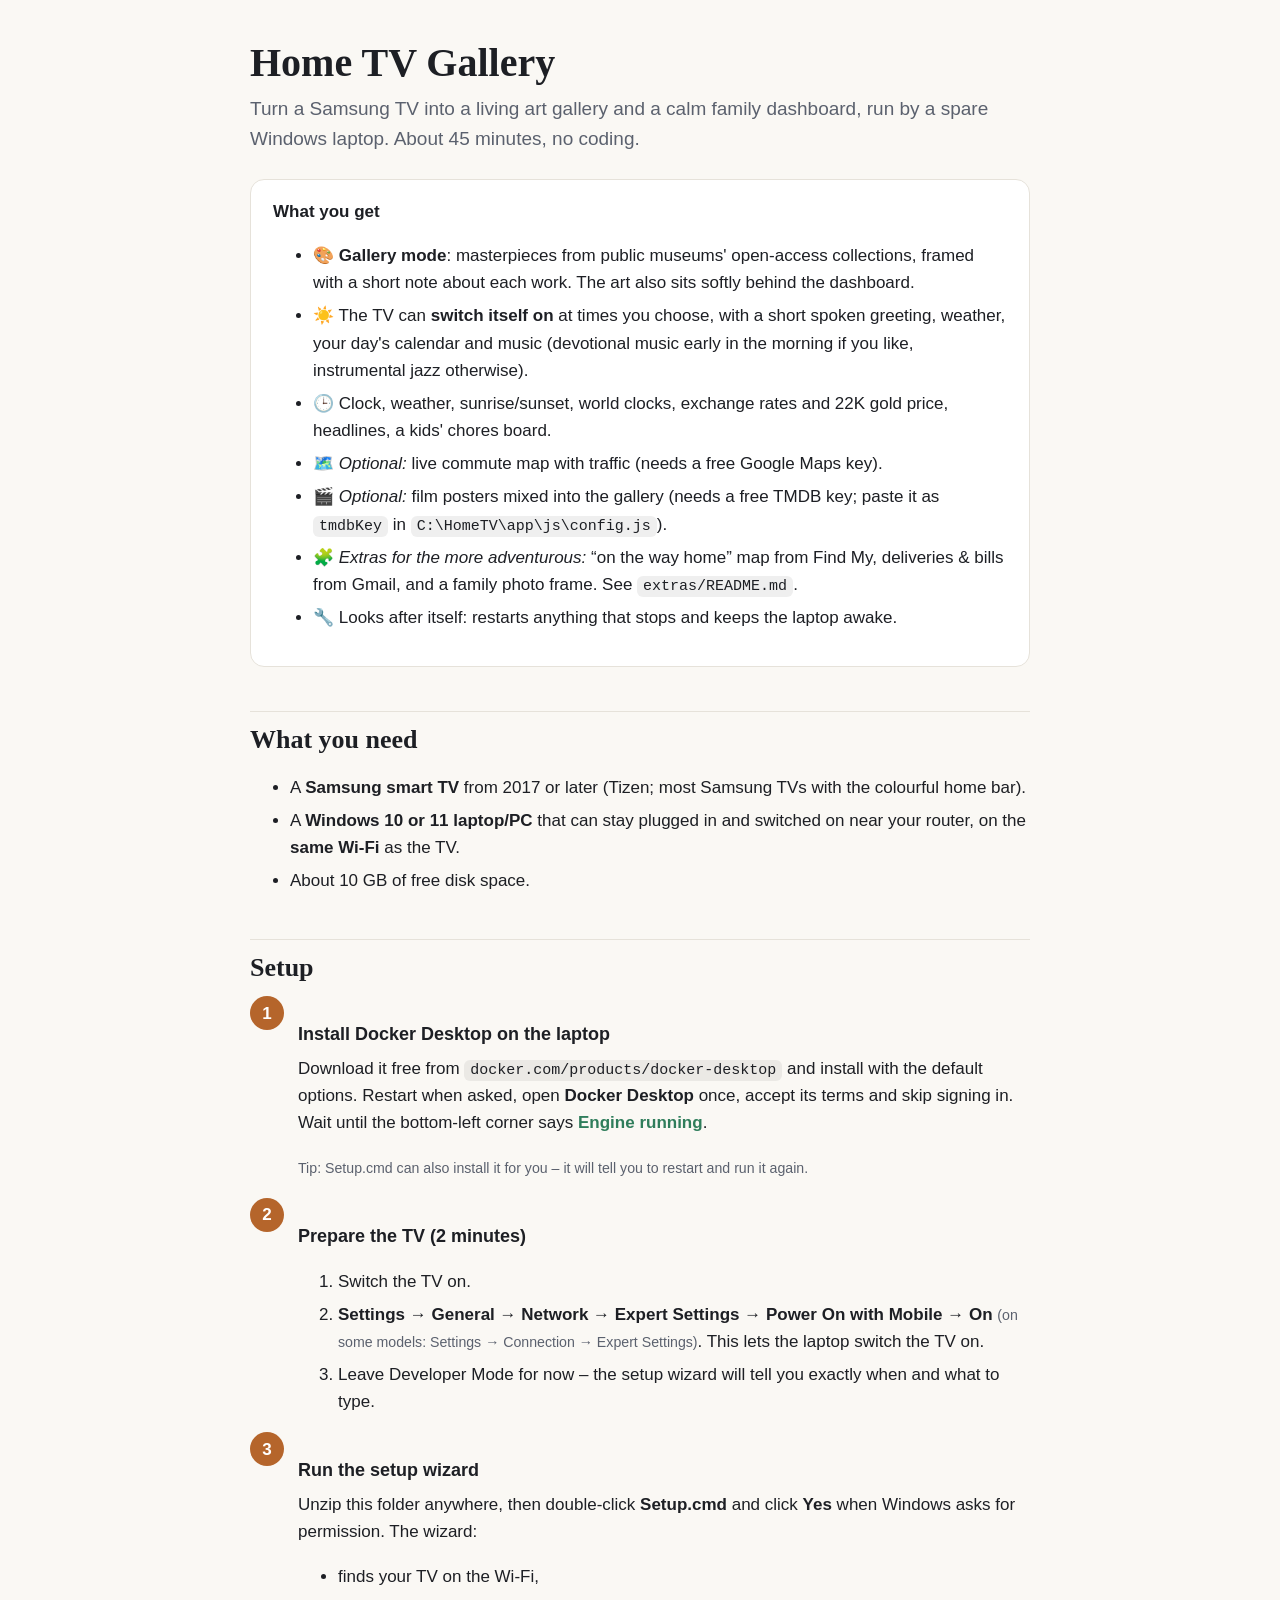
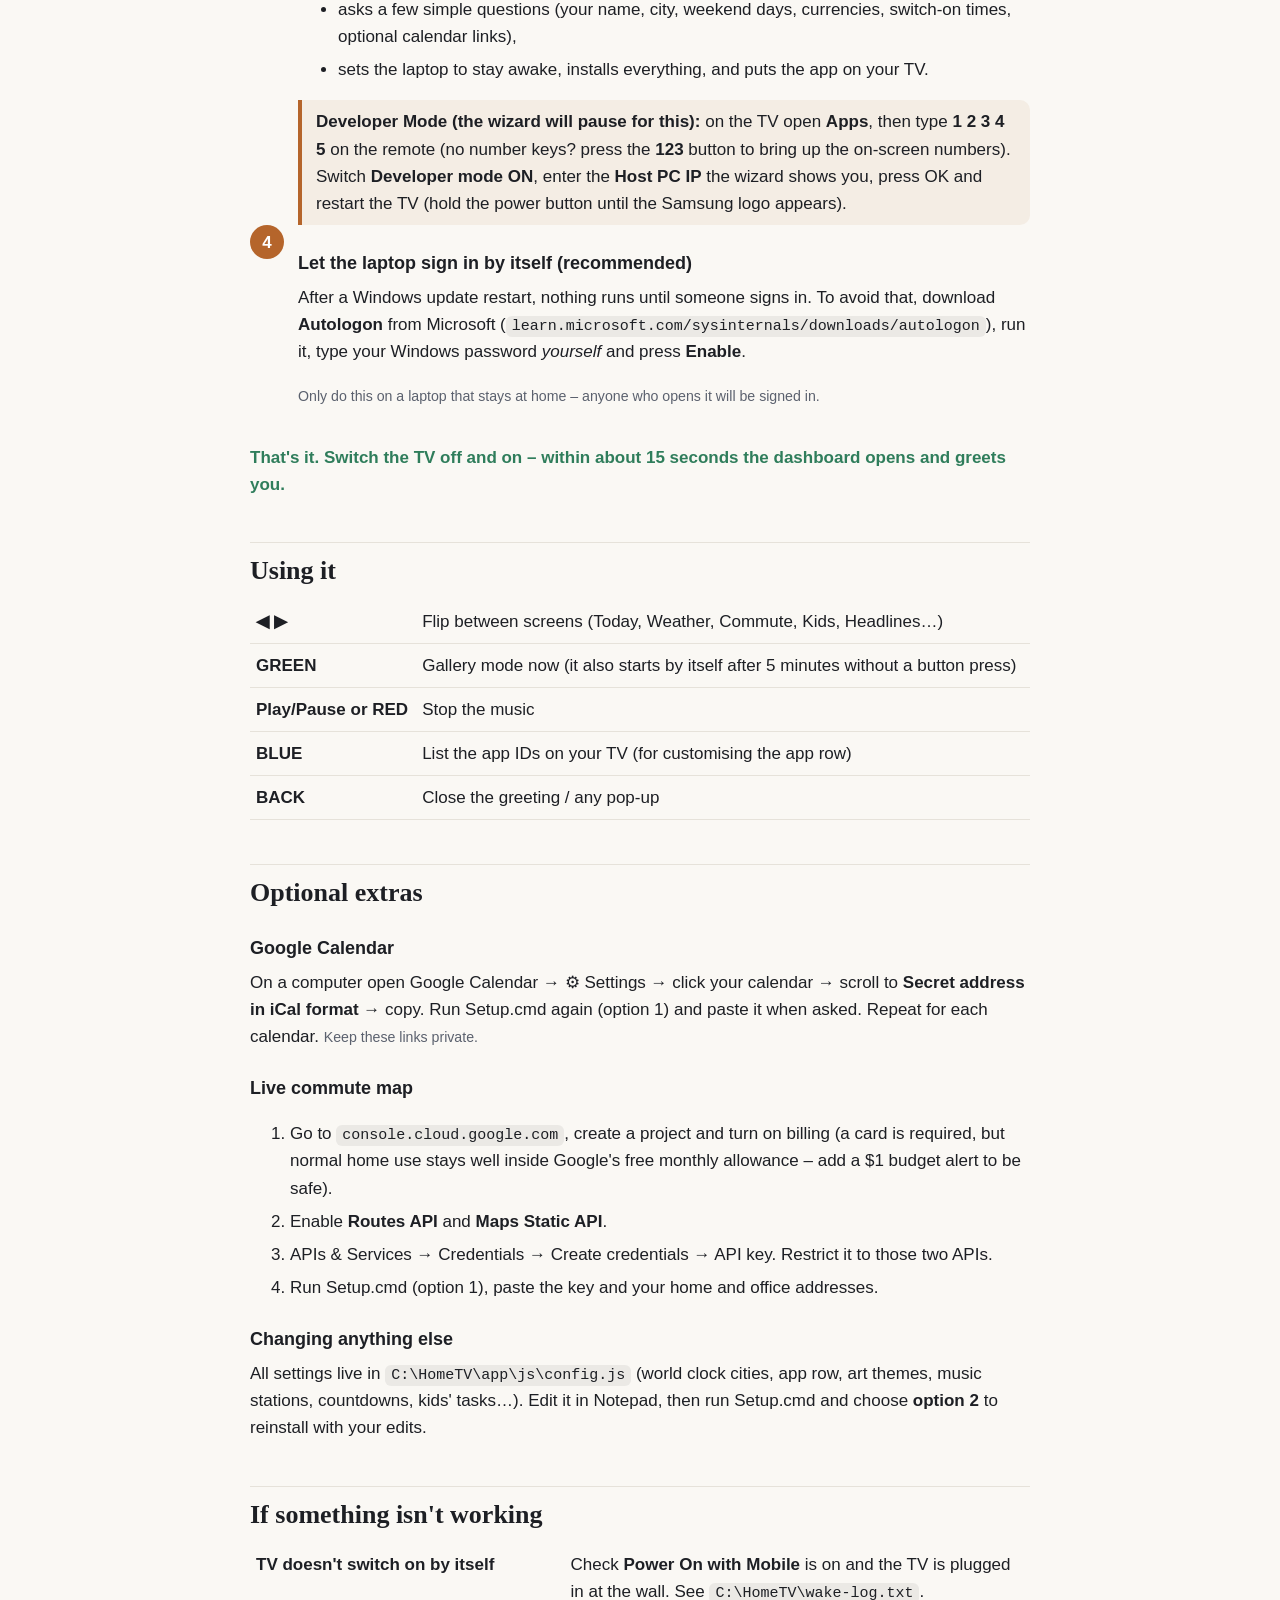
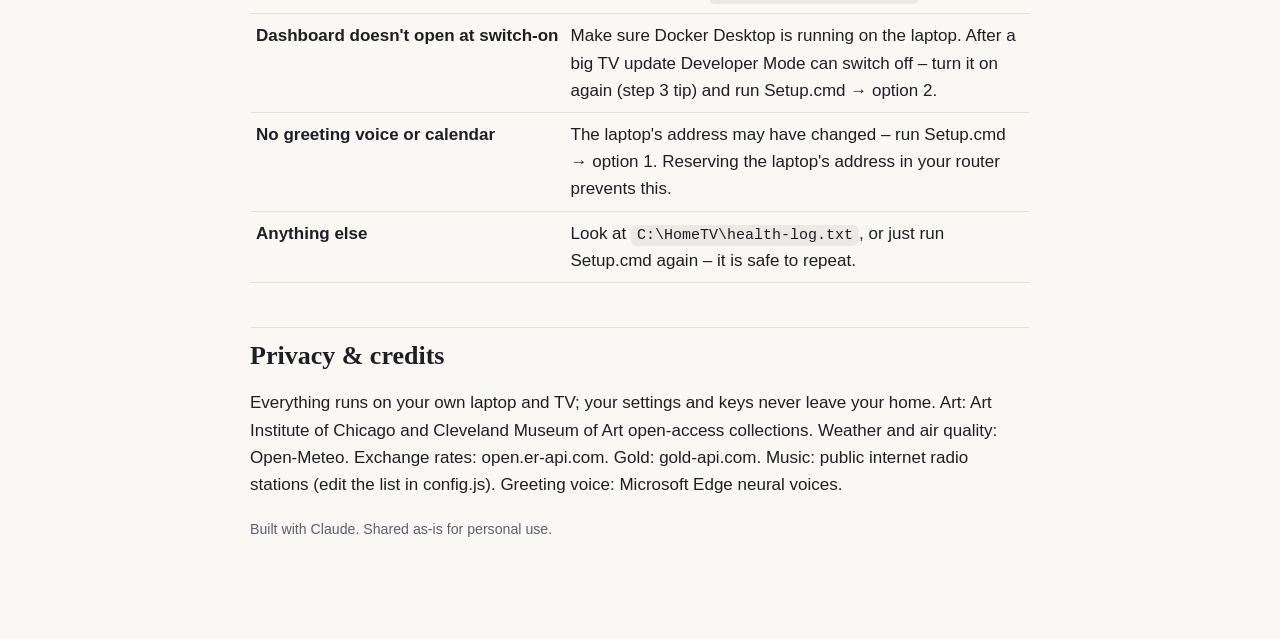
<file: START-HERE.html>
<!doctype html>
<html lang="en"><head><meta charset="utf-8"><meta name="viewport" content="width=device-width,initial-scale=1">
<title>Home TV Gallery – setup guide</title>
<style>
:root{--ink:#1d1f24;--muted:#5b616e;--line:#e6e2da;--bg:#faf8f4;--card:#fff;--accent:#b5652b;--ok:#2f7d5b}
@media (prefers-color-scheme:dark){:root{--ink:#eceae6;--muted:#a7adb8;--line:#2b2f37;--bg:#14161a;--card:#1b1e24;--accent:#f2b36b;--ok:#8fd1b0}}
*{box-sizing:border-box}body{margin:0;background:var(--bg);color:var(--ink);font:17px/1.6 -apple-system,Segoe UI,Roboto,sans-serif}
main{max-width:820px;margin:0 auto;padding:40px 20px 80px}h1{font:600 40px/1.15 Georgia,serif;margin:0 0 8px}
h2{font:600 26px/1.25 Georgia,serif;margin:44px 0 12px;padding-top:12px;border-top:1px solid var(--line)}h3{margin:24px 0 6px;font-size:18px}
.lead{color:var(--muted);font-size:19px;margin:0 0 24px}.card{background:var(--card);border:1px solid var(--line);border-radius:14px;padding:18px 22px;margin:16px 0}
ol li,ul li{margin:6px 0}code,kbd{font:15px ui-monospace,Consolas,monospace;background:rgba(127,127,127,.12);padding:2px 6px;border-radius:6px}
.step{display:flex;gap:14px;align-items:flex-start}.n{flex:0 0 34px;height:34px;border-radius:50%;background:var(--accent);color:#fff;font-weight:700;display:grid;place-items:center}
.tip{border-left:4px solid var(--accent);padding:8px 14px;background:rgba(181,101,43,.08);border-radius:0 10px 10px 0}.ok{color:var(--ok);font-weight:600}
table{border-collapse:collapse;width:100%}td{border-bottom:1px solid var(--line);padding:8px 6px;vertical-align:top}td:first-child{white-space:nowrap;font-weight:600}
small{color:var(--muted)}
</style></head><body><main>
<h1>Home TV Gallery</h1>
<p class="lead">Turn a Samsung TV into a living art gallery and a calm family dashboard, run by a spare Windows laptop. About 45 minutes, no coding.</p>

<div class="card"><b>What you get</b>
<ul>
<li>🎨 <b>Gallery mode</b>: masterpieces from public museums' open-access collections, framed with a short note about each work. The art also sits softly behind the dashboard.</li>
<li>☀️ The TV can <b>switch itself on</b> at times you choose, with a short spoken greeting, weather, your day's calendar and music (devotional music early in the morning if you like, instrumental jazz otherwise).</li>
<li>🕒 Clock, weather, sunrise/sunset, world clocks, exchange rates and 22K gold price, headlines, a kids' chores board.</li>
<li>🗺️ <i>Optional:</i> live commute map with traffic (needs a free Google Maps key).</li>
<li>🎬 <i>Optional:</i> film posters mixed into the gallery (needs a free TMDB key; paste it as <code>tmdbKey</code> in <code>C:\HomeTV\app\js\config.js</code>).</li>
<li>🧩 <i>Extras for the more adventurous:</i> “on the way home” map from Find My, deliveries &amp; bills from Gmail, and a family photo frame. See <code>extras/README.md</code>.</li>
<li>🔧 Looks after itself: restarts anything that stops and keeps the laptop awake.</li>
</ul></div>

<h2>What you need</h2>
<ul>
<li>A <b>Samsung smart TV</b> from 2017 or later (Tizen; most Samsung TVs with the colourful home bar).</li>
<li>A <b>Windows 10 or 11 laptop/PC</b> that can stay plugged in and switched on near your router, on the <b>same Wi-Fi</b> as the TV.</li>
<li>About 10 GB of free disk space.</li>
</ul>

<h2>Setup</h2>
<div class="step"><div class="n">1</div><div><h3>Install Docker Desktop on the laptop</h3>
Download it free from <code>docker.com/products/docker-desktop</code> and install with the default options. Restart when asked, open <b>Docker Desktop</b> once, accept its terms and skip signing in. Wait until the bottom-left corner says <span class="ok">Engine running</span>.
<p><small>Tip: Setup.cmd can also install it for you – it will tell you to restart and run it again.</small></p></div></div>

<div class="step"><div class="n">2</div><div><h3>Prepare the TV (2 minutes)</h3>
<ol>
<li>Switch the TV on.</li>
<li><b>Settings → General → Network → Expert Settings → Power On with Mobile → On</b> <small>(on some models: Settings → Connection → Expert Settings)</small>. This lets the laptop switch the TV on.</li>
<li>Leave Developer Mode for now – the setup wizard will tell you exactly when and what to type.</li>
</ol></div></div>

<div class="step"><div class="n">3</div><div><h3>Run the setup wizard</h3>
Unzip this folder anywhere, then double-click <b>Setup.cmd</b> and click <b>Yes</b> when Windows asks for permission. The wizard:
<ul><li>finds your TV on the Wi-Fi,</li><li>asks a few simple questions (your name, city, weekend days, currencies, switch-on times, optional calendar links),</li><li>sets the laptop to stay awake, installs everything, and puts the app on your TV.</li></ul>
<div class="tip"><b>Developer Mode (the wizard will pause for this):</b> on the TV open <b>Apps</b>, then type <b>1 2 3 4 5</b> on the remote (no number keys? press the <b>123</b> button to bring up the on-screen numbers). Switch <b>Developer mode ON</b>, enter the <b>Host PC IP</b> the wizard shows you, press OK and restart the TV (hold the power button until the Samsung logo appears).</div></div></div>

<div class="step"><div class="n">4</div><div><h3>Let the laptop sign in by itself (recommended)</h3>
After a Windows update restart, nothing runs until someone signs in. To avoid that, download <b>Autologon</b> from Microsoft (<code>learn.microsoft.com/sysinternals/downloads/autologon</code>), run it, type your Windows password <i>yourself</i> and press <b>Enable</b>.
<p><small>Only do this on a laptop that stays at home – anyone who opens it will be signed in.</small></p></div></div>

<p class="ok">That's it. Switch the TV off and on – within about 15 seconds the dashboard opens and greets you.</p>

<h2>Using it</h2>
<table>
<tr><td>◀ ▶</td><td>Flip between screens (Today, Weather, Commute, Kids, Headlines…)</td></tr>
<tr><td>GREEN</td><td>Gallery mode now (it also starts by itself after 5 minutes without a button press)</td></tr>
<tr><td>Play/Pause or RED</td><td>Stop the music</td></tr>
<tr><td>BLUE</td><td>List the app IDs on your TV (for customising the app row)</td></tr>
<tr><td>BACK</td><td>Close the greeting / any pop-up</td></tr>
</table>

<h2>Optional extras</h2>
<h3>Google Calendar</h3>
On a computer open Google Calendar → ⚙ Settings → click your calendar → scroll to <b>Secret address in iCal format</b> → copy. Run Setup.cmd again (option 1) and paste it when asked. Repeat for each calendar. <small>Keep these links private.</small>
<h3>Live commute map</h3>
<ol>
<li>Go to <code>console.cloud.google.com</code>, create a project and turn on billing (a card is required, but normal home use stays well inside Google's free monthly allowance – add a $1 budget alert to be safe).</li>
<li>Enable <b>Routes API</b> and <b>Maps Static API</b>.</li>
<li>APIs &amp; Services → Credentials → Create credentials → API key. Restrict it to those two APIs.</li>
<li>Run Setup.cmd (option 1), paste the key and your home and office addresses.</li>
</ol>
<h3>Changing anything else</h3>
All settings live in <code>C:\HomeTV\app\js\config.js</code> (world clock cities, app row, art themes, music stations, countdowns, kids' tasks…). Edit it in Notepad, then run Setup.cmd and choose <b>option 2</b> to reinstall with your edits.

<h2>If something isn't working</h2>
<table>
<tr><td>TV doesn't switch on by itself</td><td>Check <b>Power On with Mobile</b> is on and the TV is plugged in at the wall. See <code>C:\HomeTV\wake-log.txt</code>.</td></tr>
<tr><td>Dashboard doesn't open at switch-on</td><td>Make sure Docker Desktop is running on the laptop. After a big TV update Developer Mode can switch off – turn it on again (step 3 tip) and run Setup.cmd → option 2.</td></tr>
<tr><td>No greeting voice or calendar</td><td>The laptop's address may have changed – run Setup.cmd → option 1. Reserving the laptop's address in your router prevents this.</td></tr>
<tr><td>Anything else</td><td>Look at <code>C:\HomeTV\health-log.txt</code>, or just run Setup.cmd again – it is safe to repeat.</td></tr>
</table>

<h2>Privacy &amp; credits</h2>
<p>Everything runs on your own laptop and TV; your settings and keys never leave your home. Art: Art Institute of Chicago and Cleveland Museum of Art open-access collections. Weather and air quality: Open-Meteo. Exchange rates: open.er-api.com. Gold: gold-api.com. Music: public internet radio stations (edit the list in config.js). Greeting voice: Microsoft Edge neural voices.</p>
<p><small>Built with Claude. Shared as-is for personal use.</small></p>
</main></body></html>
</file>
